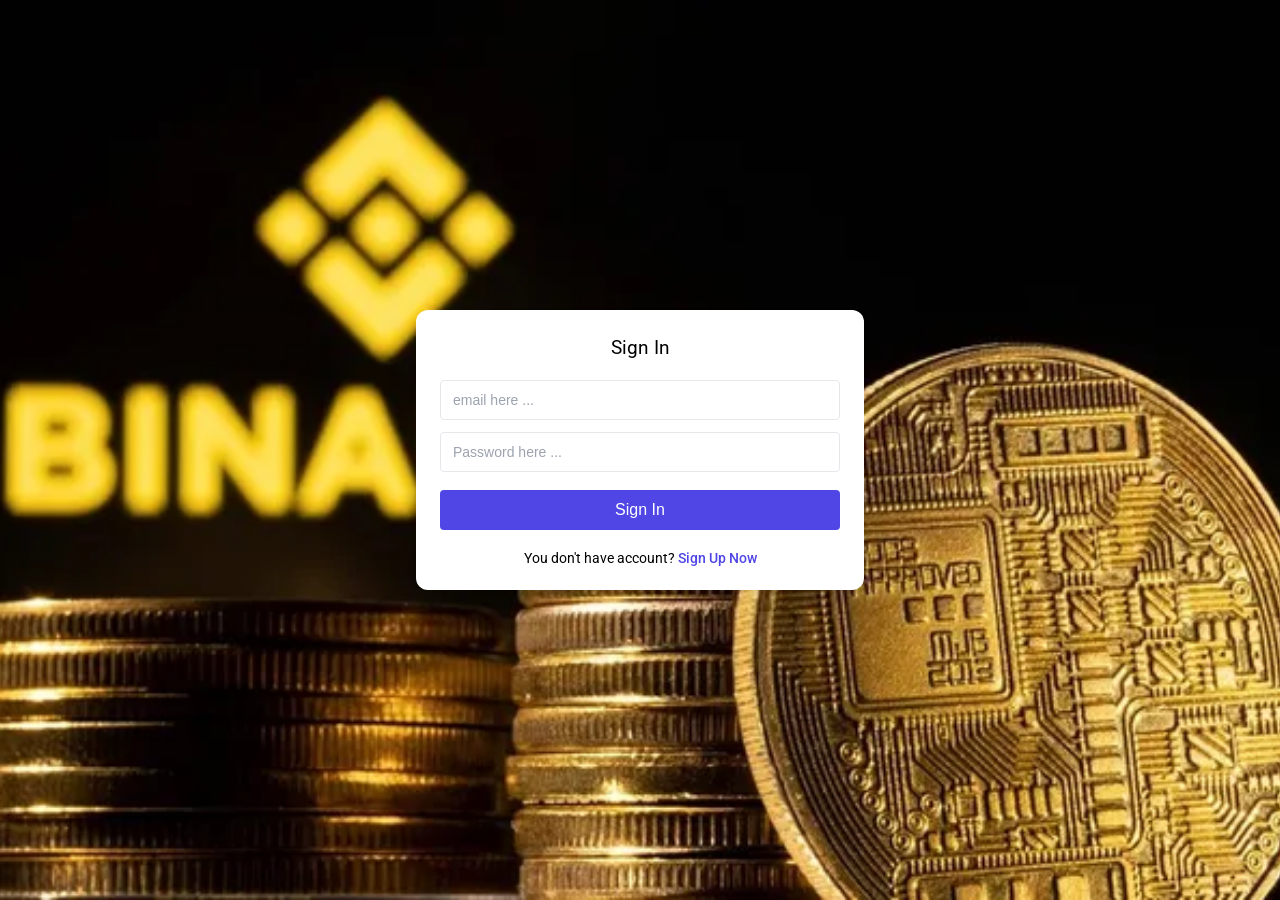
<file: STRUCTURE_FINANCE/index.html>
<!DOCTYPE html>
<html lang="en">

<head>
    <meta charset="UTF-8">
    <meta name="viewport" content="width=device-width, initial-scale=1.0">
    <title>Quản Lý Tài Chính Cá Nhân</title>
    <meta property="og:title" content="Structure Finance">
    <meta property="og:description" content="Website quản lý tài chính cá nhân">
    <meta property="og:image" content="https://toanhoinon207.github.io/NguyenDucToan_B25DTCN209_JS_Project/STRUCTURE_FINANCE/assets/images/thumbnail.jpg">
    <meta property="og:url" content="https://toanhoinon207.github.io/NguyenDucToan_B25DTCN209_JS_Project/STRUCTURE_FINANCE/">
    <meta property="og:type" content="website">
    <meta name="twitter:card" content="summary_large_image">
    <meta name="twitter:title" content="Structure Finance">
    <meta name="twitter:description" content="Website quản lý tài chính cá nhân">
    <meta name="twitter:image" content="https://toanhoinon207.github.io/NguyenDucToan_B25DTCN209_JS_Project/STRUCTURE_FINANCE/assets/images/thumbnail.jpg">
    <link href="https://fonts.googleapis.com/css2?family=Roboto:wght@300;400;500;700&display=swap" rel="stylesheet">
    <link rel="stylesheet" href="./css/index.css">
</head>

<body>
    <header>
        <div class="header">
            <div class="left">📒 Tài Chính Cá Nhân K25_Rikkei</div>
            <div class="right">
                <select id="menu" onchange="logOut()">
                    <option value="">Tài khoản</option>
                    <option value="logout">Đăng xuất</option>
                </select>
            </div>
        </div>
    </header>
    <div class="popup" id="popup">
        <div class="modal">
            <div class="modal-header">
                <img src="./assets/images/image.png" alt="">
            </div>
            <div class="modal-body">
                <h3>Xác nhận</h3>
                <p>Bạn có chắc chắn muốn đăng xuất khỏi hệ thống không?</p>
            </div>
            <div class="modal-footer">
                <button id="cancel-btn" class="btn cancel">Hủy</button>
                <button id="confirm-btn" class="btn confirm">Có</button>
            </div>
        </div>
    </div>
    <div class="popup-edit" id="editPopup">
        <div class="modal-edit">
            <div class="modal-edit-header">
                <h3>Change Information</h3>
                <span id="closeEdit">&times;</span>
            </div>
            <div class="modal-edit-body">
                <div class="form-group">
                    <label>Name <p class="star">*</p></label>
                    <input type="text" id="editName">
                    <small class="error" id="editNameError"></small>
                </div>
                <div class="form-group">
                    <label>Email <p class="star">*</p></label>
                    <input type="email" id="editEmail">
                    <small class="error" id="editEmailError"></small>
                </div>
                <div class="form-group">
                    <label>Phone <p class="star">*</p></label>
                    <input type="text" id="editPhone">
                    <small class="error" id="editPhoneError"></small>
                </div>
                <div class="form-group">
                    <label>Gender <p class="star">*</p></label>
                    <select id="editGender">
                        <option value="Male">Male</option>
                        <option value="Female">Female</option>
                    </select>
                    <small class="error" id="editGenderError"></small>
                </div>
            </div>
            <div class="modal-edit-footer">
                <button id="cancelEdit" class="btn-edit-cancel">Cancel</button>
                <button id="saveEdit" class="btn-edit-save">Save</button>
            </div>
        </div>
    </div>
    <div class="popup-edit" id="passwordPopup">
        <div class="modal-edit">
            <div class="modal-edit-header">
                <h3>Change Password</h3>
                <span id="closePassword">&times;</span>
            </div>
            <div class="modal-edit-body">
                <div class="form-group">
                    <label>Old Password <p class="star">*</p></label>
                    <input type="password" id="oldPassword">
                    <small class="error" id="oldPassError"></small>
                </div>
                <div class="form-group">
                    <label>New Password <p class="star">*</p></label>
                    <input type="password" id="newPassword">
                    <small class="error" id="newPassError"></small>
                </div>
                <div class="form-group">
                    <label>Confirm New Password <p class="star">*</p></label>
                    <input type="password" id="confirmPassword">
                    <small class="error" id="confirmPassError"></small>
                </div>
            </div>
            <div class="modal-edit-footer">
                <button id="cancelPassword" class="btn-edit-cancel">Cancel</button>
                <button id="savePassword" class="btn-edit-save">Save</button>
            </div>
        </div>
    </div>
    <div class="container">
        <div class="sidebar">
            <a href="./index.html" class="active">
                <img src="./assets/images/Vector (12).png" alt="">
                <p>Information</p>
            </a>
            <a href="./pages/category.html">
                <img src="./assets/images/Vector (6).png" alt="">
                <p>Category</p>
            </a>
            <a href="./pages/history.html">
                <img src="./assets/images/Vector (7).png" alt="">
                <p>History</p>
            </a>
        </div>
        <div class="content">
            <section id="info" class="tab active">
                <section class="banner">
                    <h2>🎯 Kiểm soát chi tiêu thông minh</h2>
                    <p>Theo dõi ngân sách và thu chi hằng tháng dễ dàng</p>
                </section>
                <h2 class="dashboard-title">📊 Quản Lý Tài Chính Cá Nhân</h2>
                <div class="card center">
                    <p>Số tiền còn lại</p>
                    <h3 class="money" id="remain">0 VND</h3>
                    <p class="spent-summary">Số tiền đã chi: <span id="spent">0 VND</span></p>
                </div>
                <div class="card">
                    <label>📅 Chọn tháng:</label>
                    <input type="month" id="monthChoose">
                </div>
                <div class="card">
                    <label>💰 Ngân sách tháng:</label>
                    <input type="number" id="budgetInput" placeholder="VD: 5000000">
                    <button class="btn-primary" id="saveBudget" onclick="saveData()">Lưu</button>
                    <p id="warning" class="warning">⚠️ Bạn chưa đặt ngân sách cho tháng này</p>
                </div>
                <div class="profile-card">
                    <h3 class="profile-title">Quản Lý Thông tin cá nhân</h3>
                    <div class="profile-form">
                        <div class="form-group">
                            <label>Name <p class="star">*</p></label>
                            <input type="text" id="profileName">
                        </div>
                        <div class="form-group">
                            <label>Email <p class="star">*</p></label>
                            <input type="email" id="profileEmail">
                        </div>
                        <div class="form-group">
                            <label>Phone <p class="star">*</p></label>
                            <input type="text" id="profilePhone">
                        </div>
                        <div class="form-group">
                            <label>Gender <p class="star">*</p></label>
                            <input type="text" id="profileGender">
                        </div>
                    </div>
                    <div class="profile-actions">
                        <button class="btn-outline" id="openEdit">Change Information</button>
                        <button class="btn-outline" id="openPassword">Change Password</button>
                    </div>
                </div>
            </section>
        </div>
    </div>
    <footer>
        © 2026 Quản Lý Tài Chính Cá Nhân. by Nguyễn Đức Toàn!
    </footer>
</body>
<script src="./js/index.js"></script>

</html>
</file>
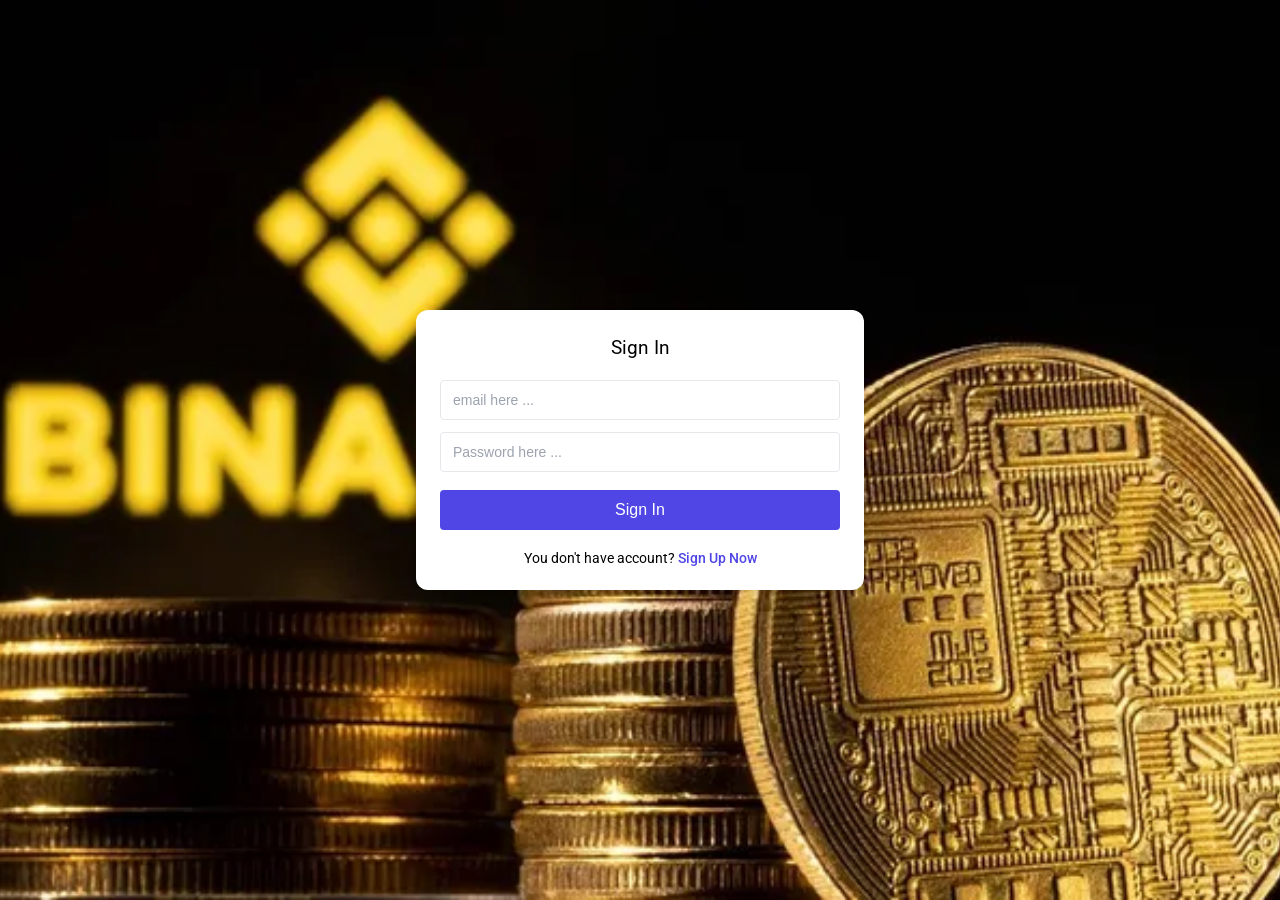
<file: STRUCTURE_FINANCE/pages/category.html>
<!DOCTYPE html>
<html lang="en">

<head>
    <meta charset="UTF-8">
    <meta name="viewport" content="width=device-width, initial-scale=1.0">
    <title>Quản Lý Danh Mục</title>
    <link href="https://fonts.googleapis.com/css2?family=Roboto:wght@300;400;500;700&display=swap" rel="stylesheet">
    <link rel="stylesheet" href="../css/category.css">
</head>

<body>
    <header>
        <div class="header">
            <div class="left">📒 Tài Chính Cá Nhân K25_Rikkei</div>
            <div class="right">
                <select id="menu" onchange="logOut()">
                    <option value="">Tài khoản</option>
                    <option value="logout">Đăng xuất</option>
                </select>
            </div>
        </div>
    </header>
    <div class="popup" id="popup">
        <div class="modal">
            <div class="modal-header">
                <img src="../assets/images/image.png" alt="">
            </div>
            <div class="modal-body">
                <h3>Xác nhận</h3>
                <p>Bạn có chắc chắn muốn đăng xuất khỏi hệ thống không?</p>
            </div>
            <div class="modal-footer">
                <button id="cancel-btn" class="btn cancel">Hủy</button>
                <button id="confirm-btn" class="btn confirm">Có</button>
            </div>
        </div>
    </div>
    <!-- Modal Edit Category -->
    <div class="popup" id="editPopup">
        <div class="modal">
            <div class="modal-header">
                <h3>✏️ Chỉnh sửa danh mục</h3>
            </div>
            <div class="modal-body">
                <div class="edit-form">
                    <div class="form-group">
                        <label for="editCategoryName">Loại danh mục:</label>
                        <select id="editCategoryName">
                            <option value="">Chọn loại danh mục</option>
                            <option value="Tiền tích lũy">Tiền tích lũy</option>
                            <option value="Tiền xăng">Tiền xăng</option>
                            <option value="Tiền ăn">Tiền ăn</option>
                            <option value="Tiền đi chơi">Tiền đi chơi</option>
                            <option value="Tiền cho con">Tiền cho con</option>
                            <option value="Tiền dự phòng">Tiền dự phòng</option>
                            <option value="Tiền sửa đồ">Tiền sửa đồ</option>
                            <option value="Tiền cà phê">Tiền cà phê</option>
                        </select>
                    </div>
                    <div class="form-group">
                        <label for="editCategoryLimit">Giới hạn (VND):</label>
                        <input type="number" id="editCategoryLimit" placeholder="Nhập giới hạn">
                    </div>
                </div>
            </div>
            <div class="modal-footer">
                <button id="cancelEditBtn" class="btn cancel">Hủy</button>
                <button id="saveEditBtn" class="btn confirm">Lưu</button>
            </div>
        </div>
    </div>
    <div class="container">
        <div class="sidebar">
            <a href="../index.html">
                <img src="../assets/images/Vector (8).png" alt="">
                <p>Information</p>
            </a>
            <a href="../pages/category.html" class="active">
                <img src="../assets/images/Vector (11).png" alt="">
                <p>Category</p>
            </a>
            <a href="../pages/history.html">
                <img src="../assets/images/Vector (7).png" alt="">
                <p>History</p>
            </a>
        </div>
        <div class="content">
            <section id="category" class="tab">
                <section class="banner">
                    <h2>🎯 Kiểm soát chi tiêu thông minh</h2>
                    <p>Theo dõi ngân sách và thu chi hằng tháng dễ dàng</p>
                </section>
                <h2 class="dashboard-title">📊 Quản Lý Tài Chính Cá Nhân</h2>
                <div class="card center">
                    <p>Số tiền còn lại</p>
                    <h3 class="money" id="remain">0 VND</h3>
                    <p class="spent-summary">Số tiền đã chi: <span id="spent">0 VND</span></p>
                </div>
                <div class="card">
                    <label>📅 Chọn tháng:</label>
                    <input type="month" id="monthChoose">
                    <p id="warning" class="warning" >⚠️ Bạn chưa đặt ngân sách cho tháng này</p>
                </div>
                <div class="card">
                    <h3>📂 Quản lý danh mục theo tháng</h3>
                    <div class="category-form">
                        <select id="categoryType" name="categoryType">
                            <option value="">Chọn loại danh mục</option>
                            <option value="Tiền tích lũy">Tiền tích lũy</option>
                            <option value="Tiền xăng">Tiền xăng</option>
                            <option value="Tiền ăn">Tiền ăn</option>
                            <option value="Tiền đi chơi">Tiền đi chơi</option>
                            <option value="Tiền cho con">Tiền cho con</option>
                            <option value="Tiền dự phòng">Tiền dự phòng</option>
                            <option value="Tiền sửa đồ">Tiền sửa đồ</option>
                            <option value="Tiền cà phê">Tiền cà phê</option>
                        </select>
                        <input type="number" placeholder="Giới hạn (VND)" id="categoryLimit">
                        <button class="btn-primary" onclick="addCategory()">Thêm danh mục</button>
                    </div>
                    <div class="category-grid"></div>
                </div>
            </section>
        </div>
    </div>
    <footer>
        © 2026 Quản Lý Tài Chính Cá Nhân. by Nguyễn Đức Toàn!
    </footer>
</body>
<script src="../js/category.js"></script>

</html>
</file>
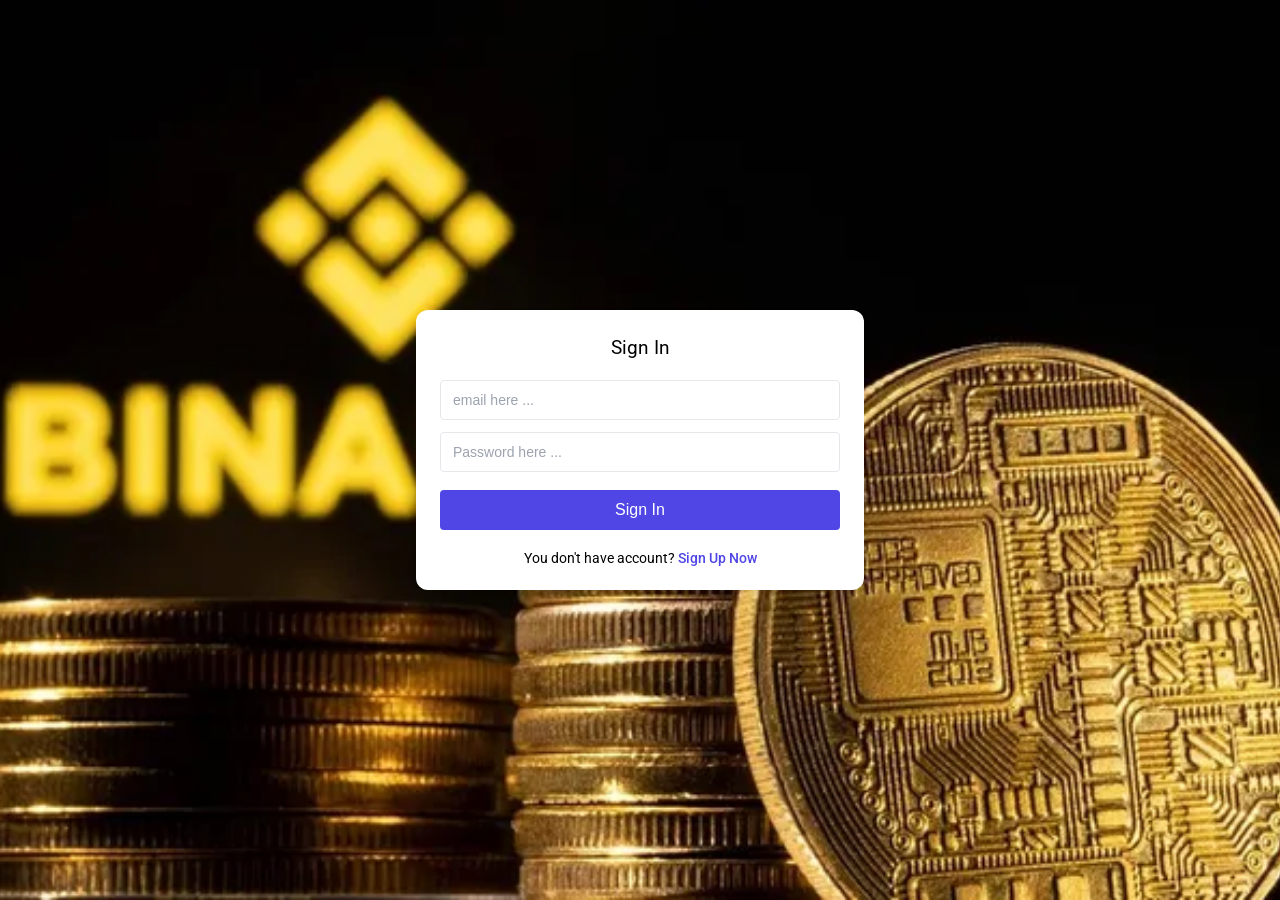
<file: STRUCTURE_FINANCE/pages/history.html>
<!DOCTYPE html>
<html lang="en">

<head>
    <meta charset="UTF-8">
    <meta name="viewport" content="width=device-width, initial-scale=1.0">
    <title>Lịch Sử</title>
    <link href="https://fonts.googleapis.com/css2?family=Roboto:wght@300;400;500;700&display=swap" rel="stylesheet">
    <link rel="stylesheet" href="../css/history.css">
</head>

<body>
    <header>
        <div class="header">
            <div class="left">📒 Tài Chính Cá Nhân K25_Rikkei</div>
            <div class="right">
                <select id="menu" onchange="logOut()">
                    <option value="">Tài khoản</option>
                    <option value="logout">Đăng xuất</option>
                </select>
            </div>
        </div>
    </header>
    <div class="popup" id="popup">
        <div class="modal">
            <div class="modal-header">
                <img src="../assets/images/image.png" alt="">
            </div>
            <div class="modal-body">
                <h3>Xác nhận</h3>
                <p>Bạn có chắc chắn muốn đăng xuất khỏi hệ thống không?</p>
            </div>
            <div class="modal-footer">
                <button id="cancel-btn" class="btn cancel">Hủy</button>
                <button id="confirm-btn" class="btn confirm">Có</button>
            </div>
        </div>
    </div>
    <div class="container">
        <div class="sidebar">
            <a href="../index.html">
                <img src="../assets/images/Vector (8).png" alt="">
                <p>Information</p>
            </a>
            <a href="../pages/category.html">
                <img src="../assets/images/Vector (6).png" alt="">
                <p>Category</p>
            </a>
            <a href="../pages/history.html" class="active">
                <img src="../assets/images/Vector (13).png" alt="">
                <p>History</p>
            </a>
        </div>
        <div class="content">
            <section id="history" class="tab">
                <section class="banner">
                    <h2>🎯 Kiểm soát chi tiêu thông minh</h2>
                    <p>Theo dõi ngân sách và thu chi hằng tháng dễ dàng</p>
                </section>
                <h2 class="dashboard-title">📊 Quản Lý Tài Chính Cá Nhân</h2>
                <div class="card center">
                    <p>Số tiền còn lại</p>
                    <h3 class="money" id="remain">0 VND</h3>
                    <p class="spent-summary">Số tiền đã chi: <span id="spent">0 VND</span></p>
                    <p class="transaction-count">Tổng giao dịch: <span id="transactionCount">0</span></p>
                </div>
                <div class="card">
                    <label>📅 Chọn tháng:</label>
                    <input type="month" id="monthChoose">
                    <p id="warning" class="warning">⚠️ Bạn chưa đặt ngân sách cho tháng này</p>
                </div>
                <div class="card">
                    <div class="history-form">
                        <input type="number" id="transactionAmount" placeholder="Số tiền">
                        <select id="transactionCategory"></select>
                        <input type="text" id="transactionNote" placeholder="Ghi chú">
                        <button class="btn-primary" onclick="addTransaction()">Thêm</button>
                    </div>
                </div>
                <div class="card">
                    <div class="history-header">
                        <h3>🧾 Lịch sử giao dịch (theo tháng)</h3>
                        <div class="history-actions">
                            <button class="btn-sort" onclick="sortByAmount()">Sắp xếp theo giá</button>
                            <input type="text" id="searchInput" placeholder="Tìm nội dung" onkeyup="searchTransactions()">
                            <button class="btn-search"><img src="../assets/images/Vector (9).png" alt=""></button>
                        </div>
                    </div>
                    <table id="transactionTable">
                        <thead>
                            <tr>
                                <th>STT</th>
                                <th>Category</th>
                                <th>Số tiền</th>
                                <th>Ghi chú</th>
                                <th>Ngày</th>
                                <th>Thao tác</th>
                            </tr>
                        </thead>
                        <tbody id="transactionBody"></tbody>
                    </table>
                    
                    <div class="no-data" id="noDataMessage" style="display: none;">
                        <p>Không có giao dịch nào trong tháng này.</p>
                    </div>
                    <div class="pagination">
                        <button>←</button>
                        <button>1</button>
                        <button>2</button>
                        <button>3</button>
                        <button>4</button>
                        <button>5</button>
                        <button>6</button>
                        <button>7</button>
                        <button>→</button>
                    </div>
                </div>
            </section>
        </div>
    </div>
    <footer>
        © 2026 Quản Lý Tài Chính Cá Nhân. by Nguyễn Đức Toàn!
    </footer>
    <div id="toast" class="toast"></div>
</body>
<script src="../js/history.js"></script>

</html>
</file>
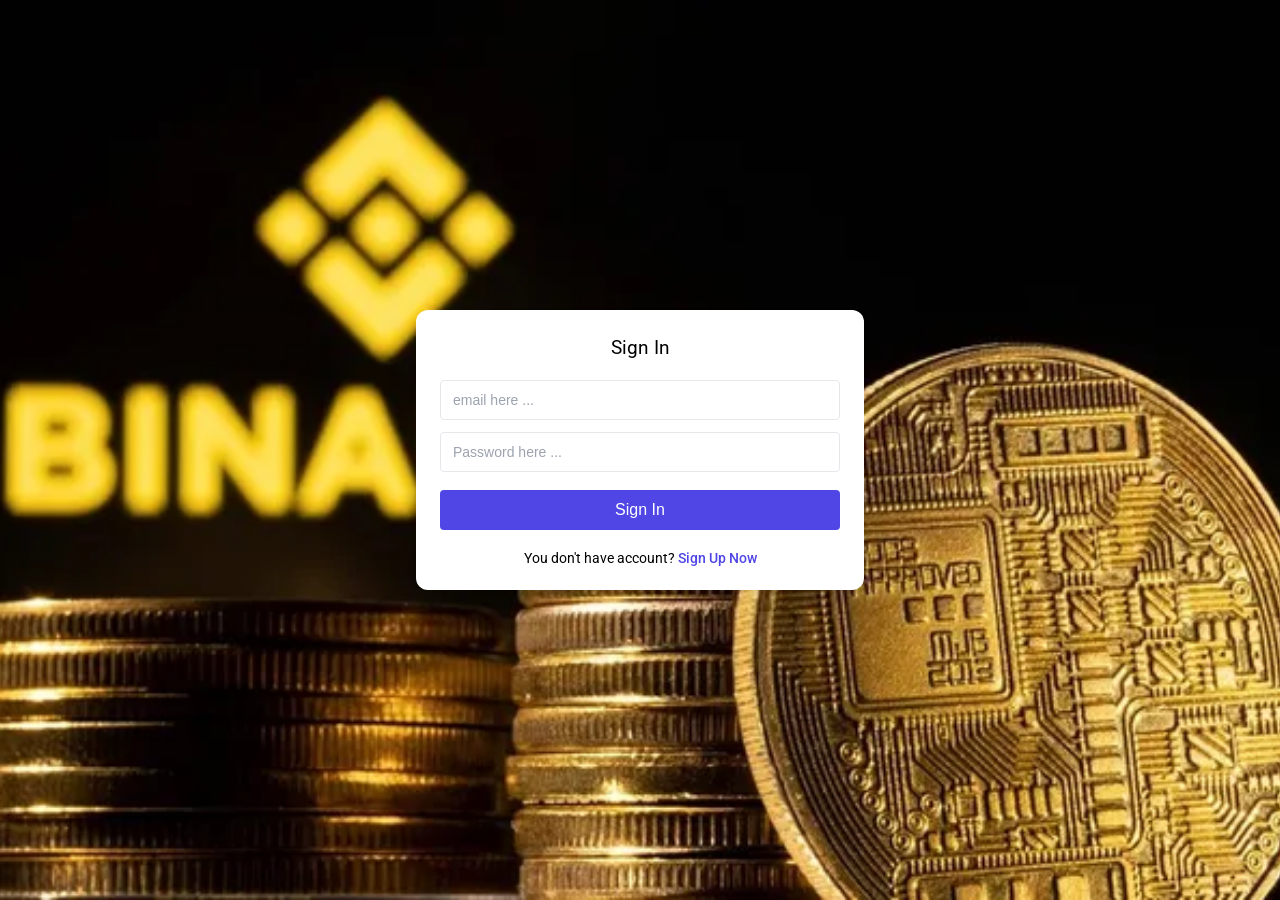
<file: STRUCTURE_FINANCE/pages/login.html>
<!DOCTYPE html>
<html lang="en">
<head>
    <meta charset="UTF-8">
    <meta name="viewport" content="width=device-width, initial-scale=1.0">
    <title>Đăng nhập</title>
    <link href="https://fonts.googleapis.com/css2?family=Roboto:wght@300;400;500;700&display=swap" rel="stylesheet">
    <link rel="stylesheet" href="../css/login.css">
</head>
    <body>
        <div class="auth">
            <div class="auth-card">
                <form class="auth-form">
                    <h2 class="auth-title">Sign In</h2>
                    <p class="success">Sign In Successfully</p>
                    <div class="form-group" id="email">
                        <input type="text" placeholder="email here ...">
                        <small class="error"></small>
                    </div>
                    <div class="form-group" id="password">
                        <input type="password" placeholder="Password here ...">
                        <small class="error"></small>
                    </div>
                    <button type="button" class="btn-primary" onclick="accountLogin()">Sign In</button>
                    <div class="auth-footer">
                        You don't have account? 
                        <a href="./register.html">Sign Up Now</a>
                    </div>
                </form>
            </div>
        </div>
    </body>
    <script src="../js/login.js"></script>
</html>
</file>
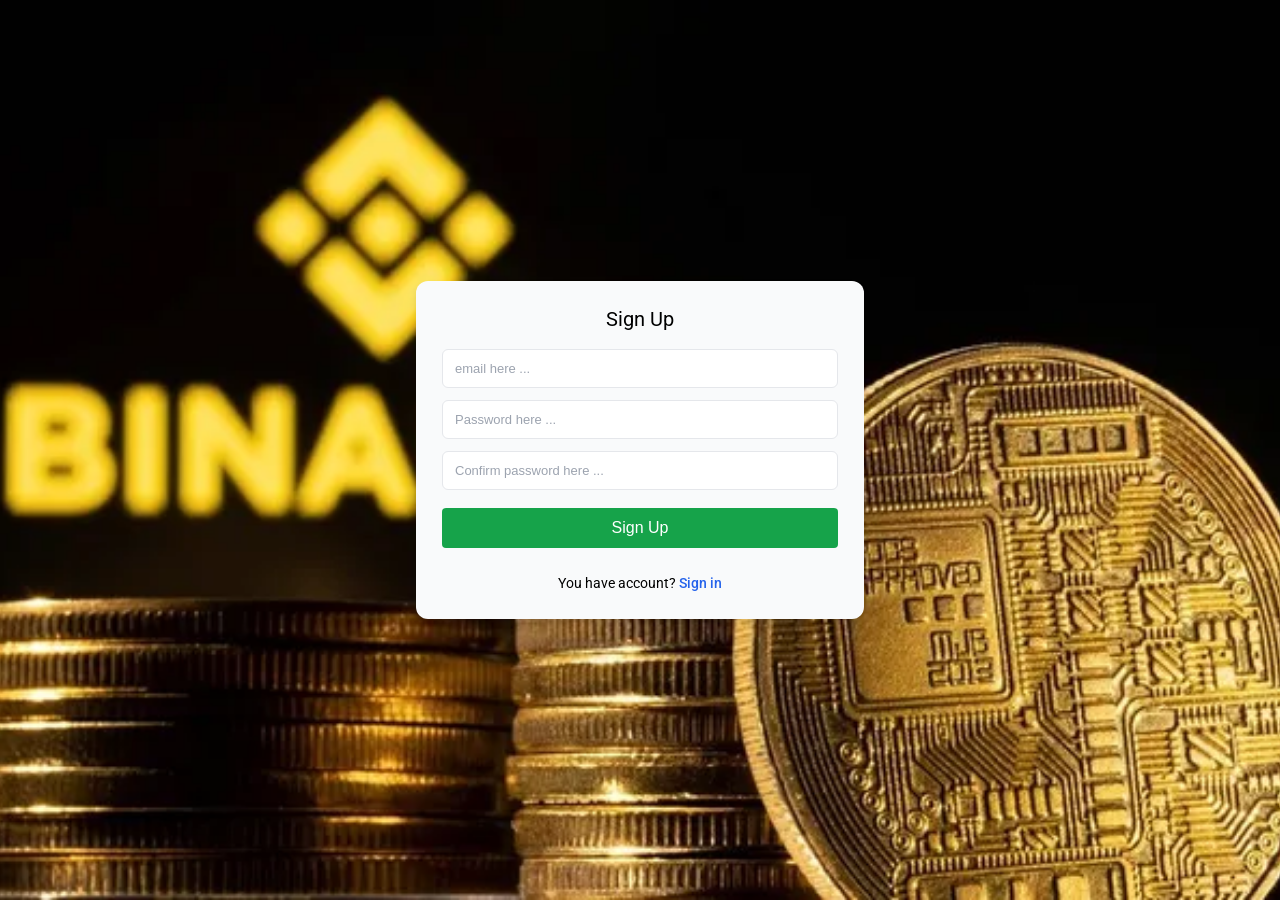
<file: STRUCTURE_FINANCE/pages/register.html>
<!DOCTYPE html>
<html lang="en">
<head>
    <meta charset="UTF-8">
    <meta name="viewport" content="width=device-width, initial-scale=1.0">
    <title>Đăng ký</title>
    <link href="https://fonts.googleapis.com/css2?family=Roboto:wght@300;400;500;700&display=swap" rel="stylesheet">
    <link rel="stylesheet" href="../css/register.css">
</head>
    <body>
        <div class="auth">
            <div class="auth-card">
                <form class="auth-form">
                    <h2 class="auth-title">Sign Up</h2>
                    <p class="success">Sign In Successfully</p>
                    <div class="form-group" id="email">
                        <input type="text" placeholder="email here ...">
                        <small class="error"></small>
                    </div>
                    <div class="form-group" id="password">
                        <input type="password" placeholder="Password here ...">
                        <small class="error"></small>
                    </div>
                    <div class="form-group" id="re-password">
                        <input type="password" placeholder="Confirm password here ...">
                        <small class="error"></small>
                    </div>
                    <button type="button" class="btn-success" onclick="accountRegister()">Sign Up</button>
                    <div class="auth-footer">
                        You have account?
                        <a href="./login.html">Sign in</a>
                    </div>
                </form>
            </div>
        </div>
    </body>
    <script src="../js/register.js"></script>
</html>
</file>
<file: STRUCTURE_FINANCE/css/index.css>
* {
    padding: 0;
    margin: 0;
    box-sizing: border-box;
}

body {
    font-family: 'Roboto', sans-serif;
    background-color: #F3F4F6;
}

.header {
    background: #4338CA;
    color: white;
    height: 60px;
    display: flex;
    align-items: center;
    justify-content: space-around;
    padding: 16px 20px;
}

.left {
    font-size: 18px;
    font-weight: 400;
    line-height: 28px;
}

.right {
    display: flex;
    font-size: 14px;
    font-weight: 400;
    line-height: 20px;
    align-items: center;
    gap: 8px;
}

.right select{
    background: #4338CA;
    border: 1px solid #4338CA;
    color: #ffffff;
}

.banner {
    width: 768px;
    height: 124px;
    margin: 24px 200px;
    padding: 20px;
    text-align: center;
    color: white;
    background: #4F46E5;
    border-radius: 12px;
    box-shadow: 0 8px 16px #00000026;
}

.banner h2 {
    font-weight: 500;
    margin-top: 13px;
    margin-bottom: 8px;
    font-size: 24px;
    font-weight: 400;
}

.banner p {
    font-size: 14px;
    opacity: 0.9;
}

footer {
    background: #4338CA;
    color: white;
    font-size: 14px;
    font-weight: 400;
    line-height: 20px;
    height: 68px;
    display: flex;
    align-items: center;
    justify-content: center;
    padding: 16px 208px;
}

.dashboard-title {
    text-align: left;
    color: #4F46E5;
    margin: 30px 400px;
    font-weight: 400;
    font-size: 30px;
}

.card {
    background: white;
    padding: 20px;
    margin-bottom: 16px;
    margin-left: 200px;
    border-radius: 12px;
    text-align: center;
    width: 768px;
    box-shadow: 0 4px 10px rgba(0,0,0,0.08);
}

.card label {
    margin-right: 10px;
    color: #6B7280;
    font-weight: 400;
    font-size: 13px;
}

.card input {
    padding: 12px 15px;
    border-radius: 6px;
    border: 1px solid #ccc;
}

.card input::placeholder {
    color: #9CA3AF;
    font-size: 16px;
}

.budget {
    display: flex;
    align-items: center;
    text-align: center;
    gap: 10px;
}

.center {
    text-align: center;
    color: #6B7280;
}

.money {
    color: #22C55E;
    margin-top: 8px;
    font-size: 24px;
    font-weight: 400;
}

.spent-summary {
    margin-top: 10px;
    color: #6B7280;
    font-size: 15px;
}

.spent-summary span {
    color: #EF4444;
    font-weight: 500;
}

.category-form {
    display: flex;
    gap: 10px;
    margin: 10px 0;
}

.category-list {
    list-style: none;
}

.category-list li {
    padding: 8px 0;
    border-bottom: 1px solid #eee;
    display: flex;
    justify-content: space-between;
}

.category-list span {
    color: red;
    cursor: pointer;
}

.btn-primary {
    background: #3B82F6;
    color: white;
    border: none;
    padding: 12px 24px;
    border-radius: 6px;
    cursor: pointer;
    font-size: 16px;
    margin-left: 15px;
}

.btn-success {
    background: #22C55E;
    color: white;
    border: none;
    padding: 8px 16px;
    border-radius: 6px;
    cursor: pointer;
}

.container {
    display: flex;
}

.sidebar {
    width: 200px;
    min-height: 100vh;
    background: #F3F4F6;
    padding: 10px 20px;
}

.sidebar a {
    border: 1px solid #4338CA;
    display: flex;
    gap: 10px;
    padding: 12px;
    margin: 8px 0;
    font-size: 14px;
    font-weight: 400;
    text-decoration: none;
    background: #FFFFFF;
    color: #000000;
    border-radius: 8px;
}

.sidebar a p {
    margin: 2px auto;
}

.sidebar a.active {
    background: #4338CA;
    color: white;
}

.content {
    flex: 1;
    padding: 20px;
}

table {
    width: 100%;
    border-collapse: collapse;
}

th, td {
    padding: 10px;
    border-bottom: 1px solid #ddd;
    text-align: center;
}

.profile-card {
    background: #F3F4F6;
    padding: 5px;
    margin-bottom: 16px;
    margin-left: 200px;
    text-align: center;
    width: 768px;
}

.profile-title {
    color: #4F46E5;
    margin-bottom: 15px;
    font-size: 30px;
    font-weight: 400;
    text-align: center;
}

.profile-form {
    display: grid;
    grid-template-columns: 1fr 1fr;
    gap: 15px;
}

.form-group {
    display: flex;
    flex-direction: column;
    text-align: left;
}

.form-group label {
    font-size: 13px;
    margin-bottom: 5px;
    color: #6B7280;
    display: flex;
}

.profile-actions {
    display: flex;
    justify-content: space-between;
    margin-top: 20px;
}

.btn-outline {
    border: 2px solid #4F46E5;
    color: #4F46E5;
    background: #F4F2FD;
    font-weight: bold;
    font-size: 16px;
    padding: 10px 20px;
    border-radius: 8px;
    width: 370px;
    cursor: pointer;
}

.btn-outline:hover {
    background: #4F46E5;
    color: white;
}

.profile-card input {
    padding: 12px 15px;
    border-radius: 6px;
    border: 1px solid #ccc;
}

.history-form {
    display: flex;
    gap: 10px;
}

.history-form input {
    flex: 1;
    background-color: #FFFFFF;
    border: 1px solid #DEE2E6;
}

.history-header {
    display: flex;
    justify-content: space-between;
    align-items: center;
    margin-bottom: 15px;
}

.history-form select {
    flex: 1;
    padding: 12px 15px;
    border-radius: 6px;
    background-color: #EFEFEF;
    border: 1px solid #DEE2E6;
    color: #212529;
    font-size: 16px;
    font-weight: 400;
    appearance: none;
    -webkit-appearance: none;
    -moz-appearance: none;
}

.history-actions {
    display: flex;
    gap: 10px;
}

.btn-sort {
    background: #E5E7EB;
    border: none;
    padding: 8px 12px;
    border-radius: 6px;
    cursor: pointer;
}

.btn-search {
    background: #4338CA;
    color: white;
    border: none;
    padding: 8px 12px;
    border-radius: 6px;
    cursor: pointer;
}

table td:last-child {
    cursor: pointer;
}

.pagination {
    display: flex;
    justify-content: center;
    gap: 8px;
    margin-top: 15px;
}

.pagination button {
    padding: 6px 10px;
    border: 1px solid #ddd;
    background: white;
    cursor: pointer;
    border-radius: 5px;
}

.pagination button.active {
    background: #4338CA;
    color: white;
}

.category-grid {
    display: grid;
    grid-template-columns: repeat(3, 1fr);
    gap: 15px;
    margin-top: 15px;
}

.category-item {
    background: #fff;
    border: 1px solid #E5E7EB;
    border-radius: 10px;
    padding: 12px;
    display: flex;
    justify-content: space-between;
    align-items: center;
}

.cat-left {
    display: flex;
    align-items: center;
    gap: 10px;
}

.icon {
    font-size: 24px;
    border: 1px solid #ccc;
    padding: 10px;
    border-radius: 8px;
}

.cat-name {
    font-weight: 500;
}

.cat-money {
    font-size: 13px;
    color: #9CA3AF;
}

.cat-actions {
    display: flex;
    flex-direction: column;
    gap: 5px;
    cursor: pointer;
}

.warning {
    color: orange;
    display:none;
    margin-top: 20px;
    font-size: 20px;
}

.popup {
    position: fixed;
    inset: 0;
    background: rgba(30, 41, 59, 0.6);
    display: none;
    justify-content: center;
    align-items: center;
    z-index: 999;
}

.modal {
    width: 480px;
    background: #f9fafb;
    border-radius: 10px;
    padding: 20px 24px;
    box-shadow: 0 15px 40px rgba(0,0,0,0.25);
    animation: fadeIn 0.25s ease;
}

.modal-header {
    margin-bottom: 10px;
}

.modal-header img{
    width: 62px;
    height: 60px;
}

.modal-body h3 {
    font-size: 18px;
    margin-bottom: 6px;
    color: #111827;
}

.modal-body p {
    font-size: 14px;
    color: #6b7280;
    margin-bottom: 20px;
}

.modal-footer {
    display: flex;
    justify-content: flex-end;
    gap: 10px;
    border-top: 1px solid #e5e7eb;
    padding-top: 15px;
}

.btn {
    padding: 8px 18px;
    border-radius: 6px;
    border: none;
    cursor: pointer;
    font-size: 14px;
}

.cancel {
    background: #ffffff;
    color: #344054;
    border: 1px solid #D0D5DD;
    width: 62px;
    height: 48px;
    border-radius: 8px;
    font-size: 16px;
    font-weight: 500;
    box-shadow: 0 1px 2px rgba(16, 24, 40, 0.051);
}

.cancel:hover {
    background-color: #b1b4bb;
}

.confirm {
    background: #f59e0b;
    color: white;
    width: 62px;
    height: 48px;
    border-radius: 8px;
    font-size: 16px;
    font-weight: 500;
    box-shadow: 0 1px 2px rgba(16, 24, 40, 0.051);
}

.confirm:hover {
    background: #d97706;
}

.popup-edit {
    position: fixed;
    inset: 0;
    background: rgba(17, 24, 39, 0.6);
    display: none;
    justify-content: center;
    align-items: center;
    z-index: 1000;
}

.modal-edit {
    width: 700px;
    background: #ffffff;
    border-radius: 10px;
    padding: 20px;
    box-shadow: 0 20px 40px rgba(0,0,0,0.2);
    animation: fadeIn 0.25s ease;
}

.modal-edit-header {
    display: flex;
    justify-content: space-between;
    align-items: center;
    margin-bottom: 15px;
}

.modal-edit-header h3 {
    font-size: 18px;
    font-weight: 500;
}

.modal-edit-header span {
    font-size: 22px;
    cursor: pointer;
}

.modal-edit-body .form-group {
    margin-bottom: 12px;
}

.modal-edit-body label {
    font-size: 14px;
    color: #344054;
    margin-bottom: 4px;
    display: flex;
}

.star {
    color: #ff0000;
    margin-left: 5px;
}

.modal-edit-body input,
.modal-edit-body select {
    width: 100%;
    padding: 10px 12px;
    border: 1px solid #D1D5DB;
    border-radius: 8px;
    font-size: 14px;
}

.modal-edit-footer {
    display: flex;
    justify-content: flex-end;
    gap: 10px;
    margin-top: 15px;
}

.btn-edit-cancel {
    background: #fff;
    border: 1px solid #D1D5DB;
    padding: 8px 14px;
    border-radius: 6px;
    cursor: pointer;
    margin-top: 30px;
}

.btn-edit-save {
    background: #4F46E5;
    color: white;
    border: none;
    padding: 8px 14px;
    border-radius: 6px;
    cursor: pointer;
    margin-top: 30px;
}

.btn-edit-save:hover {
    background: #4338CA;
}

.form-group.error input,
.form-group.error select {
    border: 1px solid #FF0004;
}

.form-group .error {
    color: #FF0004;
    font-size: 13px;
    margin-top: 5px;
    display: block;
    text-align: left;
}

@media (max-width: 1024px) {
    .banner,
    .card,
    .profile-card {
        width: 90%;
        margin: 20px auto;
    }

    .dashboard-title {
        margin: 20px;
        text-align: center;
    }

    .container {
        flex-direction: column;
    }

    .sidebar {
        width: 100%;
        display: flex;
        gap: 10px;
        justify-content: center;
        min-height: auto;
    }

    .sidebar a {
        width: auto;
        flex: 1;
    }
}

@media (max-width: 600px) {
    .history-form {
        flex-direction: column;
    }

    .category-grid {
        grid-template-columns: 1fr;
    }

    .profile-form {
        grid-template-columns: 1fr;
    }

    .profile-actions {
        flex-direction: column;
        gap: 10px;
    }

    .btn-outline {
        width: 100%;
    }

    table {
        font-size: 12px;
    }

    .header {
        flex-direction: column;
        height: auto;
        gap: 5px;
    }
}
</file>
<file: STRUCTURE_FINANCE/css/category.css>
* {
    padding: 0;
    margin: 0;
    box-sizing: border-box;
}

body {
    font-family: 'Roboto', sans-serif;
    background-color: #F3F4F6;
}

.header {
    background: #4338CA;
    color: white;
    height: 60px;
    display: flex;
    align-items: center;
    justify-content: space-around;
    padding: 16px 20px;
}

.left {
    font-size: 18px;
    font-weight: 400;
    line-height: 28px;
}

.right {
    display: flex;
    font-size: 14px;
    font-weight: 400;
    line-height: 20px;
    gap: 5px;
}

.right select{
    background: #4338CA;
    border: 1px solid #4338CA;
    color: #ffffff;
}

.banner {
    width: 768px;
    height: 124px;
    margin: 24px 200px;
    padding: 20px;
    text-align: center;
    color: white;
    background: #4F46E5;
    border-radius: 12px;
    box-shadow: 0 8px 16px #00000026;
}

.banner h2 {
    font-weight: 500;
    margin-top: 13px;
    margin-bottom: 8px;
    font-size: 24px;
    font-weight: 400;
}

.banner p {
    font-size: 14px;
    opacity: 0.9;
}

footer {
    background: #4338CA;
    color: white;
    font-size: 14px;
    font-weight: 400;
    line-height: 20px;
    height: 68px;
    display: flex;
    align-items: center;
    justify-content: center;
    padding: 16px 208px;
}

.dashboard-title {
    text-align: left;
    color: #4F46E5;
    margin: 30px 400px;
    font-weight: 400;
    font-size: 30px;
}

.card {
    background: white;
    padding: 20px;
    margin-bottom: 16px;
    margin-left: 200px;
    border-radius: 12px;
    text-align: center;
    width: 768px;
    box-shadow: 0 4px 10px rgba(0,0,0,0.08);
}

.card label {
    margin-right: 10px;
    color: #6B7280;
    font-weight: 400;
    font-size: 13px;
}

.card input {
    padding: 12px 15px;
    border-radius: 6px;
    border: 1px solid #ccc;
}

.card input::placeholder {
    color: #9CA3AF;
    font-size: 16px;
}

.budget {
    display: flex;
    align-items: center;
    text-align: center;
    gap: 10px;
}

.center {
    text-align: center;
    color: #6B7280;
}

.money {
    color: #22C55E;
    margin-top: 8px;
    font-size: 24px;
    font-weight: 400;
}

.spent-summary {
    margin-top: 10px;
    color: #6B7280;
    font-size: 15px;
}

.spent-summary span {
    color: #EF4444;
    font-weight: 500;
}

.category-form {
    display: flex;
    gap: 10px;
    margin: 10px 0;
}

.category-form select {
    flex: 1;
    padding: 12px 15px;
    border-radius: 6px;
    border: 1px solid #ccc;
    background-color: #FFFFFF;
    color: #374151;
    font-size: 16px;
    font-weight: 400;
    appearance: none;
    -webkit-appearance: none;
    -moz-appearance: none;
    background-image: url("data:image/svg+xml;charset=UTF-8,%3csvg xmlns='http://www.w3.org/2000/svg' viewBox='0 0 24 24' fill='none' stroke='currentColor' stroke-width='2' stroke-linecap='round' stroke-linejoin='round'%3e%3cpolyline points='6,9 12,15 18,9'%3e%3c/polyline%3e%3c/svg%3e");
    background-repeat: no-repeat;
    background-position: right 12px center;
    background-size: 16px;
    cursor: pointer;
}

.category-form select:focus {
    outline: none;
    border-color: #4F46E5;
    box-shadow: 0 0 0 3px rgba(79, 70, 229, 0.1);
}

.category-form select:hover {
    border-color: #9CA3AF;
}

.category-form input {
    width: 260px;
}

.category-grid {
    display: grid;
    grid-template-columns: repeat(auto-fill, minmax(300px, 1fr));
    gap: 16px;
    margin-top: 20px;
}

.category-item {
    background: white;
    border: 1px solid #E5E7EB;
    border-radius: 8px;
    padding: 16px;
    display: flex;
    justify-content: space-between;
    align-items: center;
    box-shadow: 0 2px 4px rgba(0,0,0,0.1);
}

.cat-left {
    display: flex;
    align-items: center;
    gap: 5px;
}

.cat-left .icon {
    width: 50px;
    height: 50px;
    background: #ffffff;
    border-radius: 8px;
    display: flex;
    align-items: center;
    justify-content: center;
}

.cat-left .icon img {
    width: 24px;
    height: 24px;
}

.cat-name {
    font-weight: 500;
    color: #1F2937;
    margin-bottom: 4px;
}

.cat-money {
    color: #6B7280;
    font-size: 14px;
}

.cat-actions {
    display: flex;
    gap: 8px;
}

.cat-actions span {
    cursor: pointer;
    padding: 2px 8px;
    border-radius: 4px;
    transition: background-color 0.2s;
}

.cat-actions span:hover {
    background-color: #F3F4F6;
}

.cat-actions .edit {
    font-size: 16px;
}

.cat-actions span:first-child {
    font-size: 18px;
}

.btn-primary {
    background: #4F46E5;
    color: white;
    border: none;
    padding: 12px 24px;
    border-radius: 6px;
    cursor: pointer;
    font-size: 16px;
    margin-left: 15px;
}

.btn-success {
    background: #22C55E;
    color: white;
    border: none;
    padding: 8px 16px;
    border-radius: 6px;
    cursor: pointer;
}

.container {
    display: flex;
}

.sidebar {
    width: 200px;
    min-height: 100vh;
    background: #F3F4F6;
    padding: 10px 20px;
}

.sidebar a {
    border: 1px solid #4338CA;
    display: flex;
    gap: 10px;
    padding: 12px;
    margin: 8px 0;
    font-size: 14px;
    font-weight: 400;
    text-decoration: none;
    background: #FFFFFF;
    color: #000000;
    border-radius: 8px;
}

.sidebar a p {
    margin: 2px auto;
}

.sidebar a.active {
    background: #4338CA;
    color: white;
}

.content {
    flex: 1;
    padding: 20px;
}

table {
    width: 100%;
    border-collapse: collapse;
}

th, td {
    padding: 10px;
    border-bottom: 1px solid #ddd;
    text-align: center;
}

.profile-card {
    background: #F3F4F6;
    padding: 5px;
    margin-bottom: 16px;
    margin-left: 200px;
    text-align: center;
    width: 768px;
}

.profile-title {
    color: #4F46E5;
    margin-bottom: 15px;
    font-size: 30px;
    font-weight: 400;
    text-align: center;
}

.profile-form {
    display: grid;
    grid-template-columns: 1fr 1fr;
    gap: 15px;
}

.form-group {
    display: flex;
    flex-direction: column;
    text-align: left;
}

.form-group label {
    font-size: 13px;
    margin-bottom: 5px;
    color: #6B7280;
}

.profile-actions {
    display: flex;
    justify-content: space-between;
    margin-top: 20px;
}

.btn-outline {
    border: 2px solid #4F46E5;
    color: #4F46E5;
    background: #F4F2FD;
    font-weight: bold;
    font-size: 16px;
    padding: 10px 20px;
    border-radius: 8px;
    width: 370px;
    cursor: pointer;
}

.btn-outline:hover {
    background: #4F46E5;
    color: white;
}

.profile-card input {
    padding: 12px 15px;
    border-radius: 6px;
    border: 1px solid #ccc;
}

.history-form {
    display: flex;
    gap: 10px;
}

.history-form input {
    flex: 1;
    background-color: #FFFFFF;
    border: 1px solid #DEE2E6;
}

.history-header {
    display: flex;
    justify-content: space-between;
    align-items: center;
    margin-bottom: 15px;
}

.history-form select {
    flex: 1;
    padding: 12px 15px;
    border-radius: 6px;
    background-color: #EFEFEF;
    border: 1px solid #DEE2E6;
    color: #212529;
    font-size: 16px;
    font-weight: 400;
    appearance: none;
    -webkit-appearance: none;
    -moz-appearance: none;
}

.history-actions {
    display: flex;
    gap: 10px;
}

.btn-sort {
    background: #E5E7EB;
    border: none;
    padding: 8px 12px;
    border-radius: 6px;
    cursor: pointer;
}

.popup {
    position: fixed;
    inset: 0;
    background: rgba(30, 41, 59, 0.6);
    display: none;
    justify-content: center;
    align-items: center;
    z-index: 999;
}

.modal {
    width: 480px;
    background: #f9fafb;
    border-radius: 10px;
    padding: 20px 24px;
    box-shadow: 0 15px 40px rgba(0,0,0,0.25);
    animation: fadeIn 0.25s ease;
}

.modal-header {
    margin-bottom: 10px;
}

.modal-header img{
    width: 62px;
    height: 60px;
}

.modal-body h3 {
    font-size: 18px;
    margin-bottom: 6px;
    color: #111827;
}

.modal-body p {
    font-size: 14px;
    color: #6b7280;
    margin-bottom: 20px;
}

.modal-footer {
    display: flex;
    justify-content: flex-end;
    gap: 10px;
    border-top: 1px solid #e5e7eb;
    padding-top: 15px;
}

.btn {
    padding: 8px 16px;
    border-radius: 6px;
    border: none;
    cursor: pointer;
    font-size: 14px;
    font-weight: 500;
    transition: background-color 0.2s;
}

.btn.cancel {
    background: #F3F4F6;
    color: #6B7280;
}

.btn.cancel:hover {
    background: #E5E7EB;
}

.confirm {
    background: #f59e0b;
    color: white;
    width: 62px;
    height: 48px;
    border-radius: 8px;
    font-size: 16px;
    font-weight: 500;
    box-shadow: 0 1px 2px rgba(16, 24, 40, 0.051);
}

.confirm:hover {
    background: #d97706;
}

.warning {
    color: #F59E0B;
    font-size: 14px;
    margin-top: 8px;
}

.edit-form {
    display: flex;
    flex-direction: column;
    gap: 16px;
}

.edit-form .form-group {
    display: flex;
    flex-direction: column;
    gap: 8px;
}

.edit-form .form-group label {
    font-weight: 500;
    color: #374151;
    font-size: 14px;
}

.edit-form .form-group select {
    padding: 12px;
    border: 1px solid #D1D5DB;
    border-radius: 6px;
    font-size: 16px;
    background-color: #FFFFFF;
    color: #374151;
    appearance: none;
    -webkit-appearance: none;
    -moz-appearance: none;
    background-image: url("data:image/svg+xml;charset=UTF-8,%3csvg xmlns='http://www.w3.org/2000/svg' viewBox='0 0 24 24' fill='none' stroke='currentColor' stroke-width='2' stroke-linecap='round' stroke-linejoin='round'%3e%3cpolyline points='6,9 12,15 18,9'%3e%3c/polyline%3e%3c/svg%3e");
    background-repeat: no-repeat;
    background-position: right 12px center;
    background-size: 16px;
    cursor: pointer;
}

.edit-form .form-group select:focus {
    outline: none;
    border-color: #4F46E5;
    box-shadow: 0 0 0 3px rgba(79, 70, 229, 0.1);
}

.edit-form .form-group input {
    padding: 12px;
    border: 1px solid #D1D5DB;
    border-radius: 6px;
    font-size: 16px;
}

.edit-form .form-group input:focus {
    outline: none;
    border-color: #4F46E5;
    box-shadow: 0 0 0 3px rgba(79, 70, 229, 0.1);
}

.btn-search {
    background: #4338CA;
    color: white;
    border: none;
    padding: 8px 12px;
    border-radius: 6px;
    cursor: pointer;
}

table td:last-child {
    cursor: pointer;
}

.pagination {
    display: flex;
    justify-content: center;
    gap: 8px;
    margin-top: 15px;
}

.pagination button {
    padding: 6px 10px;
    border: 1px solid #ddd;
    background: white;
    cursor: pointer;
    border-radius: 5px;
}

.pagination button.active {
    background: #4338CA;
    color: white;
}

.category-grid {
    display: grid;
    grid-template-columns: repeat(3, 1fr);
    gap: 15px;
    margin-top: 15px;
}

.category-item {
    background: #fff;
    border: 1px solid #E5E7EB;
    border-radius: 10px;
    padding: 12px;
    display: flex;
    justify-content: space-between;
    align-items: center;
}

.cat-left {
    display: flex;
    align-items: center;
    gap: 10px;
}

.icon {
    font-size: 20px;
    border: 1px solid #ccc;
    padding: 5px 17px;
    border-radius: 8px;
}

.cat-name {
    font-weight: 500;
    text-align: left;
    margin-left: 10px;
}

.cat-money {
    font-size: 13px;
    color: #9CA3AF;
    margin: 10px;
}

.cat-actions {
    display: flex;
    flex-direction: column;
    gap: 5px;
    cursor: pointer;
}

.popup {
    position: fixed;
    inset: 0;
    background: rgba(30, 41, 59, 0.6); /* nền tối giống ảnh */
    display: none;
    justify-content: center;
    align-items: center;
    z-index: 999;
}

.modal {
    width: 480px;
    background: #f9fafb;
    border-radius: 10px;
    padding: 20px 24px;
    box-shadow: 0 15px 40px rgba(0,0,0,0.25);
    animation: fadeIn 0.25s ease;
}

.modal-header {
    margin-bottom: 10px;
}

.modal-header img{
    width: 62px;
    height: 60px;
}

.modal-body h3 {
    font-size: 18px;
    margin-bottom: 6px;
    color: #111827;
}

.modal-body p {
    font-size: 14px;
    color: #6b7280;
    margin-bottom: 20px;
}

.modal-footer {
    display: flex;
    justify-content: flex-end;
    gap: 10px;
    border-top: 1px solid #e5e7eb;
    padding-top: 15px;
}

.btn {
    padding: 8px 18px;
    border-radius: 6px;
    border: none;
    cursor: pointer;
    font-size: 14px;
}

.cancel {
    background: #ffffff;
    color: #344054;
    border: 1px solid #D0D5DD;
    width: 62px;
    height: 48px;
    border-radius: 8px;
    font-size: 16px;
    font-weight: 500;
    box-shadow: 0 1px 2px rgba(16, 24, 40, 0.051);
}

.cancel:hover {
    background-color: #b1b4bb;
}

.confirm {
    background: #f59e0b;
    color: white;
    width: 62px;
    height: 48px;
    border-radius: 8px;
    font-size: 16px;
    font-weight: 500;
    box-shadow: 0 1px 2px rgba(16, 24, 40, 0.051);
}

.confirm:hover {
    background: #d97706;
}

.warning {
    color: orange;
    display:none;
    margin-top: 20px;
    font-size: 20px;
}

@media (max-width: 1024px) {
    .banner,
    .card,
    .profile-card {
        width: 90%;
        margin: 20px auto;
    }

    .dashboard-title {
        margin: 20px;
        text-align: center;
    }

    .container {
        flex-direction: column;
    }

    .sidebar {
        width: 100%;
        display: flex;
        gap: 10px;
        justify-content: center;
        min-height: auto;
    }

    .sidebar a {
        width: auto;
        flex: 1;
    }
}

@media (max-width: 600px) {
    .history-form {
        flex-direction: column;
    }

    .category-grid {
        grid-template-columns: 1fr;
    }

    .profile-form {
        grid-template-columns: 1fr;
    }

    .profile-actions {
        flex-direction: column;
        gap: 10px;
    }

    .btn-outline {
        width: 100%;
    }

    table {
        font-size: 12px;
    }

    .header {
        flex-direction: column;
        height: auto;
        gap: 5px;
    }
}
</file>
<file: STRUCTURE_FINANCE/css/history.css>
* {
    padding: 0;
    margin: 0;
    box-sizing: border-box;
}

body {
    font-family: 'Roboto', sans-serif;
    background-color: #F3F4F6;
}

.header {
    background: #4338CA;
    color: white;
    height: 60px;
    display: flex;
    align-items: center;
    justify-content: space-around;
    padding: 16px 20px;
}

.left {
    font-size: 18px;
    font-weight: 400;
    line-height: 28px;
}

.right {
    display: flex;
    font-size: 14px;
    font-weight: 400;
    line-height: 20px;
    gap: 5px;
}

.right select {
    background: #4338CA;
    border: 1px solid #4338CA;
    color: #ffffff;
}

.banner {
    width: 768px;
    height: 124px;
    margin: 24px 200px;
    padding: 20px;
    text-align: center;
    color: white;
    background: #4F46E5;
    border-radius: 12px;
    box-shadow: 0 8px 16px #00000026;
}

.banner h2 {
    font-weight: 500;
    margin-top: 13px;
    margin-bottom: 8px;
    font-size: 24px;
    font-weight: 400;
}

.banner p {
    font-size: 14px;
    opacity: 0.9;
}

footer {
    background: #4338CA;
    color: white;
    font-size: 14px;
    font-weight: 400;
    line-height: 20px;
    height: 68px;
    display: flex;
    align-items: center;
    justify-content: center;
    padding: 16px 208px;
}

.dashboard-title {
    text-align: left;
    color: #4F46E5;
    margin: 30px 400px;
    font-weight: 400;
    font-size: 30px;
}

.card {
    background: white;
    padding: 20px;
    margin-bottom: 16px;
    margin-left: 200px;
    border-radius: 12px;
    text-align: center;
    width: 768px;
    box-shadow: 0 4px 10px rgba(0, 0, 0, 0.08);
}

.card label {
    margin-right: 10px;
    color: #6B7280;
    font-weight: 400;
    font-size: 13px;
}

.money {
    color: #22C55E;
    margin-top: 8px;
    font-size: 24px;
    font-weight: 400;
}

.spent-summary {
    color: #EF4444;
    margin-top: 8px;
    font-size: 16px;
    font-weight: 500;
}

.spent-summary span {
    font-weight: 600;
}

.transaction-count {
    color: #6B7280;
    margin-top: 4px;
    font-size: 14px;
}

.transaction-count span {
    font-weight: 600;
    color: #4F46E5;
}

.card input {
    padding: 12px 15px;
    border-radius: 6px;
    border: 1px solid #ccc;
}

.card input::placeholder {
    color: #9CA3AF;
    font-size: 16px;
}

.budget {
    display: flex;
    align-items: center;
    text-align: center;
    gap: 10px;
}

.center {
    text-align: center;
    color: #6B7280;
}

.money {
    color: #22C55E;
    margin-top: 8px;
    font-size: 24px;
    font-weight: 400;
}

.spent-summary {
    margin-top: 10px;
    color: #6B7280;
    font-size: 15px;
}

.spent-summary span {
    color: #EF4444;
    font-weight: 500;
}

.category-form {
    display: flex;
    gap: 10px;
    margin: 10px 0;
}

.category-list {
    list-style: none;
}

.category-list li {
    padding: 8px 0;
    border-bottom: 1px solid #eee;
    display: flex;
    justify-content: space-between;
}

.category-list span {
    color: red;
    cursor: pointer;
}

.btn-primary {
    background: #3B82F6;
    color: white;
    border: none;
    padding: 12px 24px;
    border-radius: 6px;
    cursor: pointer;
    font-size: 16px;
    margin-left: 15px;
}

.btn-success {
    background: #22C55E;
    color: white;
    border: none;
    padding: 8px 16px;
    border-radius: 6px;
    cursor: pointer;
}

.container {
    display: flex;
}

.sidebar {
    width: 200px;
    min-height: 100vh;
    background: #F3F4F6;
    padding: 10px 20px;
}

.sidebar a {
    border: 1px solid #4338CA;
    display: flex;
    gap: 10px;
    padding: 12px;
    margin: 8px 0;
    font-size: 14px;
    font-weight: 400;
    text-decoration: none;
    background: #FFFFFF;
    color: #000000;
    border-radius: 8px;
}

.sidebar a p {
    margin: 2px auto;
}

.sidebar a.active {
    background: #4338CA;
    color: white;
}

.content {
    flex: 1;
    padding: 20px;
}

table {
    width: 100%;
    border-collapse: collapse;
}

th,
td {
    padding: 10px;
    border-bottom: 1px solid #ddd;
    text-align: center;
}

.profile-card {
    background: #F3F4F6;
    padding: 5px;
    margin-bottom: 16px;
    margin-left: 200px;
    text-align: center;
    width: 768px;
}

.profile-title {
    color: #4F46E5;
    margin-bottom: 15px;
    font-size: 30px;
    font-weight: 400;
    text-align: center;
}

.profile-form {
    display: grid;
    grid-template-columns: 1fr 1fr;
    gap: 15px;
}

.form-group {
    display: flex;
    flex-direction: column;
    text-align: left;
}

.form-group label {
    font-size: 13px;
    margin-bottom: 5px;
    color: #6B7280;
}

.profile-actions {
    display: flex;
    justify-content: space-between;
    margin-top: 20px;
}

.btn-outline {
    border: 2px solid #4F46E5;
    color: #4F46E5;
    background: #F4F2FD;
    font-weight: bold;
    font-size: 16px;
    padding: 10px 20px;
    border-radius: 8px;
    width: 370px;
    cursor: pointer;
}

.btn-outline:hover {
    background: #4F46E5;
    color: white;
}

.profile-card input {
    padding: 12px 15px;
    border-radius: 6px;
    border: 1px solid #ccc;
}

.history-form {
    display: flex;
    gap: 10px;
}

.history-form input {
    flex: 1;
    background-color: #FFFFFF;
    border: 1px solid #DEE2E6;
}

.history-header {
    display: flex;
    justify-content: space-between;
    align-items: center;
    margin-bottom: 15px;
}

.history-form select {
    flex: 1;
    padding: 12px 15px;
    border-radius: 6px;
    background-color: #EFEFEF;
    border: 1px solid #DEE2E6;
    color: #212529;
    font-size: 16px;
    font-weight: 400;
}

.history-actions {
    display: flex;
    gap: 10px;
}

.btn-sort {
    background: #E5E7EB;
    border: none;
    padding: 8px 12px;
    border-radius: 6px;
    cursor: pointer;
}

.btn-search {
    background: #4338CA;
    color: white;
    border: none;
    padding: 8px 12px;
    border-radius: 6px;
    cursor: pointer;
}

table td:last-child {
    cursor: pointer;
}

.pagination {
    display: flex;
    justify-content: right;
    gap: 8px;
    margin-top: 15px;
}

.pagination button {
    padding: 6px 10px;
    border: 1px solid #ddd;
    background: white;
    cursor: pointer;
    border-radius: 5px;
}

.pagination button.active {
    background: #4338CA;
    color: white;
}

.no-data {
    padding: 24px 0;
    text-align: center;
    color: #6B7280;
}

.delete-btn {
    border: none;
    background: transparent;
    cursor: pointer;
}

.delete-btn img {
    width: 18px;
    height: 18px;
}

.no-data {
    text-align: center;
    padding: 40px 20px;
    color: #6B7280;
    font-size: 16px;
}

.no-data p {
    margin: 0;
    font-style: italic;
}

.transaction-row:hover {
    background-color: #F9FAFB;
}

.transaction-row td {
    vertical-align: middle;
}

.delete-btn {
    background: none;
    border: none;
    cursor: pointer;
    padding: 4px;
    border-radius: 4px;
    transition: background-color 0.2s;
}

.delete-btn:hover {
    background-color: #FEE2E2;
}

.delete-btn img {
    width: 16px;
    height: 16px;
}

#pageNumbers {
    display: flex;
    gap: 4px;
}

#pageNumbers button {
    min-width: 32px;
}

@media (max-width: 768px) {
    .history-form {
        flex-direction: column;
    }

    .history-header {
        flex-direction: column;
        gap: 10px;
        align-items: stretch;
    }

    .history-actions {
        justify-content: space-between;
    }

    table {
        font-size: 14px;
    }

    th,
    td {
        padding: 8px 4px;
    }
}

.category-grid {
    display: grid;
    grid-template-columns: repeat(3, 1fr);
    gap: 15px;
    margin-top: 15px;
}

.category-item {
    background: #fff;
    border: 1px solid #E5E7EB;
    border-radius: 10px;
    padding: 12px;
    display: flex;
    justify-content: space-between;
    align-items: center;
}

.cat-left {
    display: flex;
    align-items: center;
    gap: 10px;
}

.icon {
    font-size: 24px;
    border: 1px solid #ccc;
    padding: 10px;
    border-radius: 8px;
}

.cat-name {
    font-weight: 500;
}

.cat-money {
    font-size: 13px;
    color: #9CA3AF;
}

.cat-actions {
    display: flex;
    flex-direction: column;
    gap: 8px;
    cursor: pointer;
}

.cat-actions span:hover {
    color: red;
}

.popup {
    position: fixed;
    inset: 0;
    background: rgba(30, 41, 59, 0.6);
    display: none;
    justify-content: center;
    align-items: center;
    z-index: 999;
}

.modal {
    width: 480px;
    background: #f9fafb;
    border-radius: 10px;
    padding: 20px 24px;
    box-shadow: 0 15px 40px rgba(0, 0, 0, 0.25);
    animation: fadeIn 0.25s ease;
}

.modal-header {
    margin-bottom: 10px;
}

.modal-header img {
    width: 62px;
    height: 60px;
}

.modal-body h3 {
    font-size: 18px;
    margin-bottom: 6px;
    color: #111827;
}

.modal-body p {
    font-size: 14px;
    color: #6b7280;
    margin-bottom: 20px;
}

.modal-footer {
    display: flex;
    justify-content: flex-end;
    gap: 10px;
    border-top: 1px solid #e5e7eb;
    padding-top: 15px;
}

.btn {
    padding: 8px 18px;
    border-radius: 6px;
    border: none;
    cursor: pointer;
    font-size: 14px;
}

.cancel {
    background: #ffffff;
    color: #344054;
    border: 1px solid #D0D5DD;
    width: 62px;
    height: 48px;
    border-radius: 8px;
    font-size: 16px;
    font-weight: 500;
    box-shadow: 0 1px 2px rgba(16, 24, 40, 0.051);
}

.cancel:hover {
    background-color: #b1b4bb;
}

.confirm {
    background: #f59e0b;
    color: white;
    width: 62px;
    height: 48px;
    border-radius: 8px;
    font-size: 16px;
    font-weight: 500;
    box-shadow: 0 1px 2px rgba(16, 24, 40, 0.051);
}

.warning {
    color: orange;
    display: none;
    margin-top: 20px;
    font-size: 20px;
}

.confirm:hover {
    background: #d97706;
}

.toast {
    position: fixed;
    top: 20px;
    right: 20px;
    background: #ef4444;
    color: white;
    padding: 12px 20px;
    border-radius: 8px;
    box-shadow: 0 4px 12px rgba(0, 0, 0, 0.2);
    opacity: 0;
    transform: translateY(-20px);
    transition: all 0.3s ease;
    z-index: 1000;
}

.toast.show {
    opacity: 1;
    transform: translateY(0);
}

@media (max-width: 1024px) {

    .banner,
    .card,
    .profile-card {
        width: 90%;
        margin: 20px auto;
    }

    .dashboard-title {
        margin: 20px;
        text-align: center;
    }

    .container {
        flex-direction: column;
    }

    .sidebar {
        width: 100%;
        display: flex;
        gap: 10px;
        justify-content: center;
        min-height: auto;
    }

    .sidebar a {
        width: auto;
        flex: 1;
    }
}

@media (max-width: 600px) {
    .history-form {
        flex-direction: column;
    }

    .category-grid {
        grid-template-columns: 1fr;
    }

    .profile-form {
        grid-template-columns: 1fr;
    }

    .profile-actions {
        flex-direction: column;
        gap: 10px;
    }

    .btn-outline {
        width: 100%;
    }

    table {
        font-size: 12px;
    }

    .header {
        flex-direction: column;
        height: auto;
        gap: 5px;
    }
}
</file>
<file: STRUCTURE_FINANCE/css/login.css>
* {
    margin: 0;
    padding: 0;
    box-sizing: border-box;
}

body {
    font-family: 'Roboto', sans-serif;
    background: url('../assets/images/background.png') no-repeat center;
    background-size: cover;
}

.auth {
    height: 100vh;
    display: flex;
    align-items: center;
    justify-content: center;
}

.auth-card {
    width: 448px;
    background: #FFFFFF;
    padding: 24px;
    border-radius: 12px;
    box-shadow: 0 4px 6px #0000001A;
}

.auth-form {
    text-align: center;
}

.auth-title {
    font-size: 19px;
    font-weight: 400;
    margin-bottom: 18px;
    line-height: 28px;
}

.success {
    display: none;
    color: #24A600;
    font-size: 16px;
    text-align: center;
}

.form-group {
    margin-bottom: 12px;
}

.form-group input {
    width: 400px;
    padding: 11px 12px;
    border: 1px solid #E5E7EB;
    border-radius: 4px;
    background: #FFFFFF;
    font-size: 14px;
}

.form-group input:focus {
    border-color: #4F46E5;
    outline: none;
    box-shadow: 0 0 0 2px rgba(87, 117, 223, 0.2);
}

.form-group input::placeholder {
    color: #9CA3AF;
}

.btn-primary {
    width: 100%;
    padding: 11px;
    margin-top: 6px;
    background: #4F46E5;
    color: white;
    border: none;
    border-radius: 4px;
    font-size: 16px;
    font-weight: 400;
    cursor: pointer;
}

.auth-footer {
    margin-top: 20px;
    font-size: 14px;
    color: #000000;
}

.auth-footer a {
    color: #4f46e5;
    text-decoration: none;
    font-weight: 500;
}

.form-group.error input {
    border: 1px solid #FF0004;
}

.form-group .error {
    color: #FF0004;
    font-size: 13px;
    margin-top: 5px;
    display: block;
    text-align: left;
}

.form-group.error input::placeholder {
    color: #FF0004;
}
</file>
<file: STRUCTURE_FINANCE/css/register.css>
* {
    margin: 0;
    padding: 0;
    box-sizing: border-box;
}

body {
    font-family: 'Roboto', sans-serif;
    background: url('../assets/images/background.png') no-repeat center;
    background-size: cover;
}

.auth {
    height: 100vh;
    display: flex;
    align-items: center;
    justify-content: center;
}

.auth-card {
    width: 448px;
    background: #f9fafb;
    padding: 26px;
    border-radius: 12px;
    box-shadow: 0 4px 6px #0000001A;
}

.auth-title {
    text-align: center;
    font-size: 20px;
    font-weight: 400;
    margin-bottom: 18px;
}

.success {
    display: none;
    color: #24A600;
    font-size: 16px;
    text-align: center;
}

.form-group {
    margin-bottom: 12px;
}

.form-group input {
    width: 100%;
    padding: 11px 12px;
    border: 1px solid #E5E7EB;
    border-radius: 6px;
    font-size: 13px;
    transition: 0.2s;
}

.form-group input:focus {
    border-color: #22c55e;
    outline: none;
    box-shadow: 0 0 0 2px rgba(34,197,94,0.2);
}

.form-group input::placeholder {
    color: #9CA3AF;
}

.btn-success {
    width: 100%;
    padding: 11px;
    margin-top: 6px;
    background: #16a34a;
    color: white;
    border: none;
    border-radius: 4px;
    font-size: 16px;
    cursor: pointer;
    transition: 0.2s;
}

.btn-success:hover {
    background: #15803d;
}

.auth-footer {
    margin-top: 25px;
    font-size: 14px;
    line-height: 20px;
    font-weight: 400;
    text-align: center;
    color: #000000;
}

.auth-footer a {
    color: #2563eb;
    text-decoration: none;
    font-weight: 500;
}

.form-group.error input {
    border: 2px solid red;
}

.form-group .error {
    color: red;
    font-size: 13px;
    margin-top: 5px;
    display: block;
}

.form-group.error input::placeholder {
    color: #FF0004;
}
</file>
